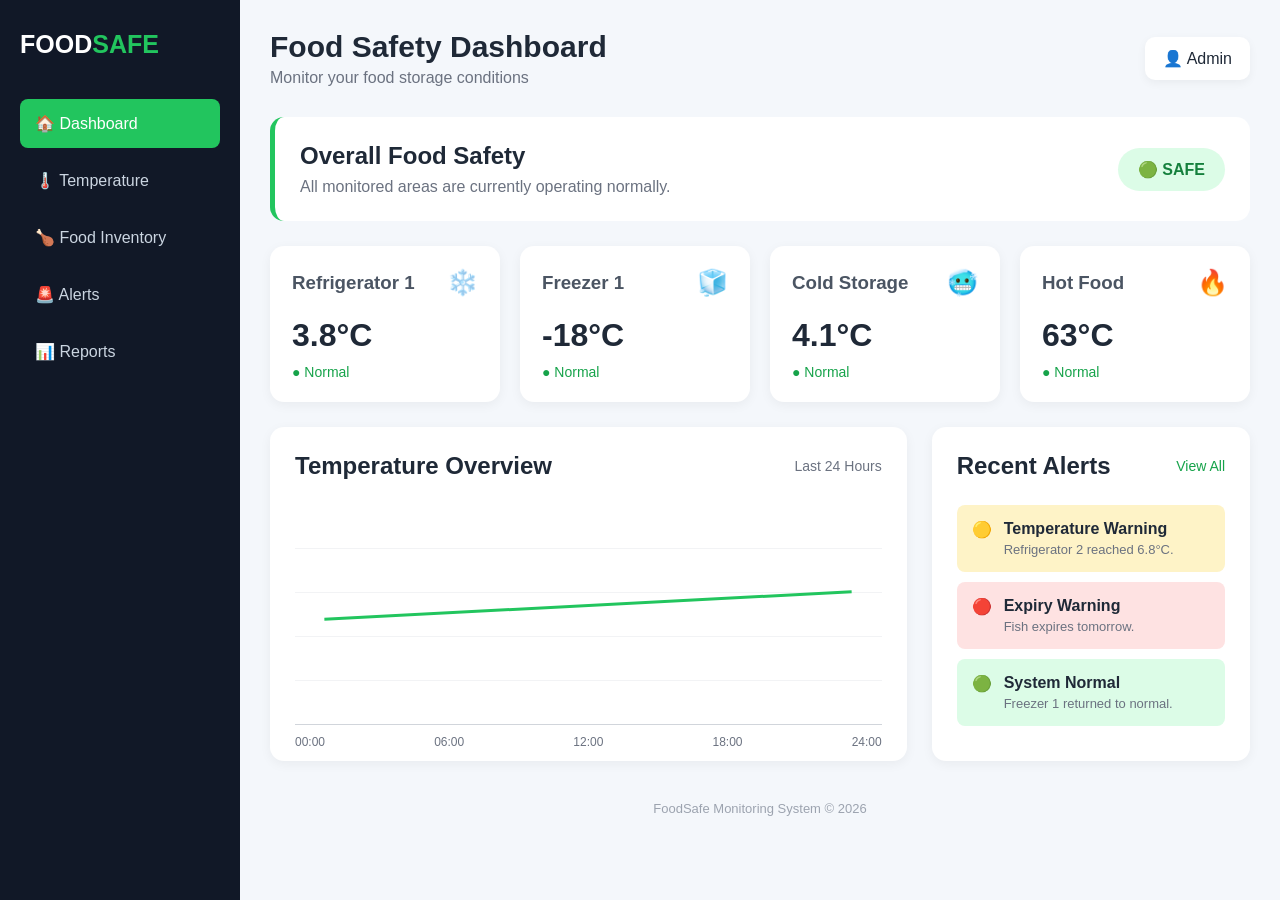
<file: index.html>
<!DOCTYPE html>
<html lang="en">

<head>
    <meta charset="UTF-8">
    <meta name="viewport" content="width=device-width, initial-scale=1.0">

    <title>FoodSafe - Dashboard</title>

    <link rel="stylesheet" href="style.css">
</head>

<body>

    <!-- SIDEBAR -->

    <aside class="sidebar">

        <div class="logo">
            FOOD<span>SAFE</span>
        </div>

        <nav>

            <a href="index.html" class="active">
                🏠 Dashboard
            </a>

            <a href="temperature.html">
                🌡️ Temperature
            </a>

            <a href="food.html">
                🍗 Food Inventory
            </a>

            <a href="alerts.html">
                🚨 Alerts
            </a>

            <a href="reports.html">
                📊 Reports
            </a>

        </nav>

    </aside>


    <!-- MAIN CONTENT -->

    <main class="main">

        <header class="topbar">

            <div>
                <h1>Food Safety Dashboard</h1>
                <p>Monitor your food storage conditions</p>
            </div>

            <div class="user">
                👤 Admin
            </div>

        </header>


        <!-- OVERALL STATUS -->

        <section class="overall-status">

            <div>

                <h2>Overall Food Safety</h2>

                <p>
                    All monitored areas are currently operating normally.
                </p>

            </div>

            <div class="safe-badge">
                🟢 SAFE
            </div>

        </section>


        <!-- TEMPERATURE CARDS -->

        <section class="cards">

            <div class="card">

                <div class="card-top">
                    <h3>Refrigerator 1</h3>
                    <span>❄️</span>
                </div>

                <div class="temperature">
                    3.8°C
                </div>

                <div class="normal">
                    ● Normal
                </div>

            </div>


            <div class="card">

                <div class="card-top">
                    <h3>Freezer 1</h3>
                    <span>🧊</span>
                </div>

                <div class="temperature">
                    -18°C
                </div>

                <div class="normal">
                    ● Normal
                </div>

            </div>


            <div class="card">

                <div class="card-top">
                    <h3>Cold Storage</h3>
                    <span>🥶</span>
                </div>

                <div class="temperature">
                    4.1°C
                </div>

                <div class="normal">
                    ● Normal
                </div>

            </div>


            <div class="card">

                <div class="card-top">
                    <h3>Hot Food</h3>
                    <span>🔥</span>
                </div>

                <div class="temperature">
                    63°C
                </div>

                <div class="normal">
                    ● Normal
                </div>

            </div>

        </section>


        <!-- LOWER SECTION -->

        <section class="dashboard-grid">


            <!-- TEMPERATURE SUMMARY -->

            <div class="panel">

                <div class="panel-header">

                    <h2>Temperature Overview</h2>

                    <span>Last 24 Hours</span>

                </div>

                <div class="fake-chart">

                    <div class="chart-line"></div>

                    <div class="chart-labels">

                        <span>00:00</span>
                        <span>06:00</span>
                        <span>12:00</span>
                        <span>18:00</span>
                        <span>24:00</span>

                    </div>

                </div>

            </div>


            <!-- RECENT ALERTS -->

            <div class="panel">

                <div class="panel-header">

                    <h2>Recent Alerts</h2>

                    <a href="alerts.html">View All</a>

                </div>

                <div class="alert-item warning">

                    <span>🟡</span>

                    <div>

                        <strong>Temperature Warning</strong>

                        <p>
                            Refrigerator 2 reached 6.8°C.
                        </p>

                    </div>

                </div>


                <div class="alert-item danger">

                    <span>🔴</span>

                    <div>

                        <strong>Expiry Warning</strong>

                        <p>
                            Fish expires tomorrow.
                        </p>

                    </div>

                </div>


                <div class="alert-item success">

                    <span>🟢</span>

                    <div>

                        <strong>System Normal</strong>

                        <p>
                            Freezer 1 returned to normal.
                        </p>

                    </div>

                </div>

            </div>

        </section>


        <!-- FOOTER -->

        <footer>

            FoodSafe Monitoring System © 2026

        </footer>

    </main>


</body>

</html>
</file>
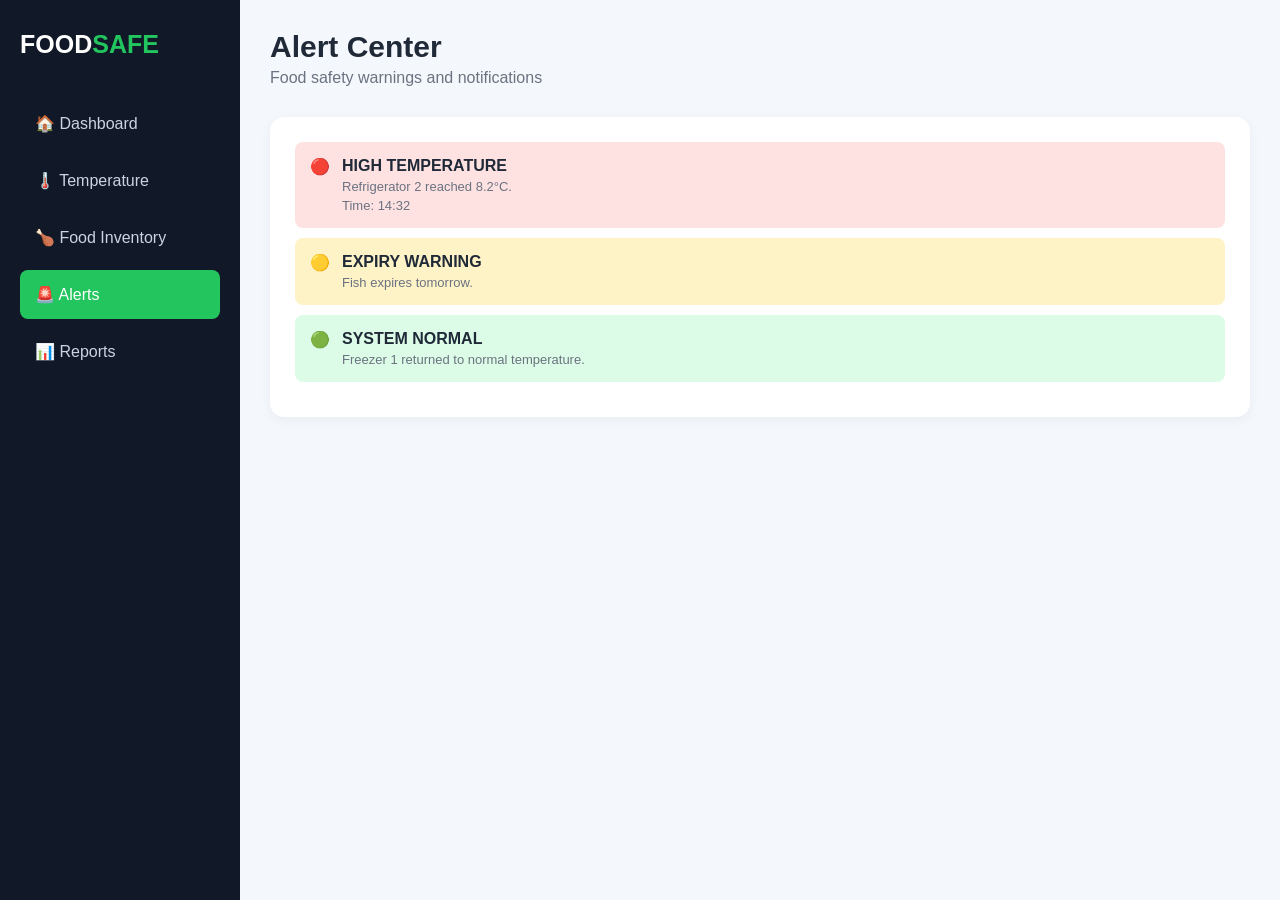
<file: alerts.html>
<!DOCTYPE html>
<html lang="en">

<head>

<meta charset="UTF-8">

<meta name="viewport"
content="width=device-width, initial-scale=1.0">

<title>Alerts</title>

<link rel="stylesheet" href="style.css">

</head>


<body>


<aside class="sidebar">

<div class="logo">
FOOD<span>SAFE</span>
</div>

<nav>

<a href="index.html">
🏠 Dashboard
</a>

<a href="temperature.html">
🌡️ Temperature
</a>

<a href="food.html">
🍗 Food Inventory
</a>

<a href="alerts.html"
class="active">
🚨 Alerts
</a>

<a href="reports.html">
📊 Reports
</a>

</nav>

</aside>


<main class="main">


<header class="topbar">

<div>

<h1>Alert Center</h1>

<p>
Food safety warnings and notifications
</p>

</div>

</header>


<section class="panel">


<div class="alert-item danger">

<span>🔴</span>

<div>

<strong>
HIGH TEMPERATURE
</strong>

<p>
Refrigerator 2 reached 8.2°C.
</p>

<p>
Time: 14:32
</p>

</div>

</div>


<div class="alert-item warning">

<span>🟡</span>

<div>

<strong>
EXPIRY WARNING
</strong>

<p>
Fish expires tomorrow.
</p>

</div>

</div>


<div class="alert-item success">

<span>🟢</span>

<div>

<strong>
SYSTEM NORMAL
</strong>

<p>
Freezer 1 returned to normal temperature.
</p>

</div>

</div>


</section>


</main>


</body>

</html>
</file>
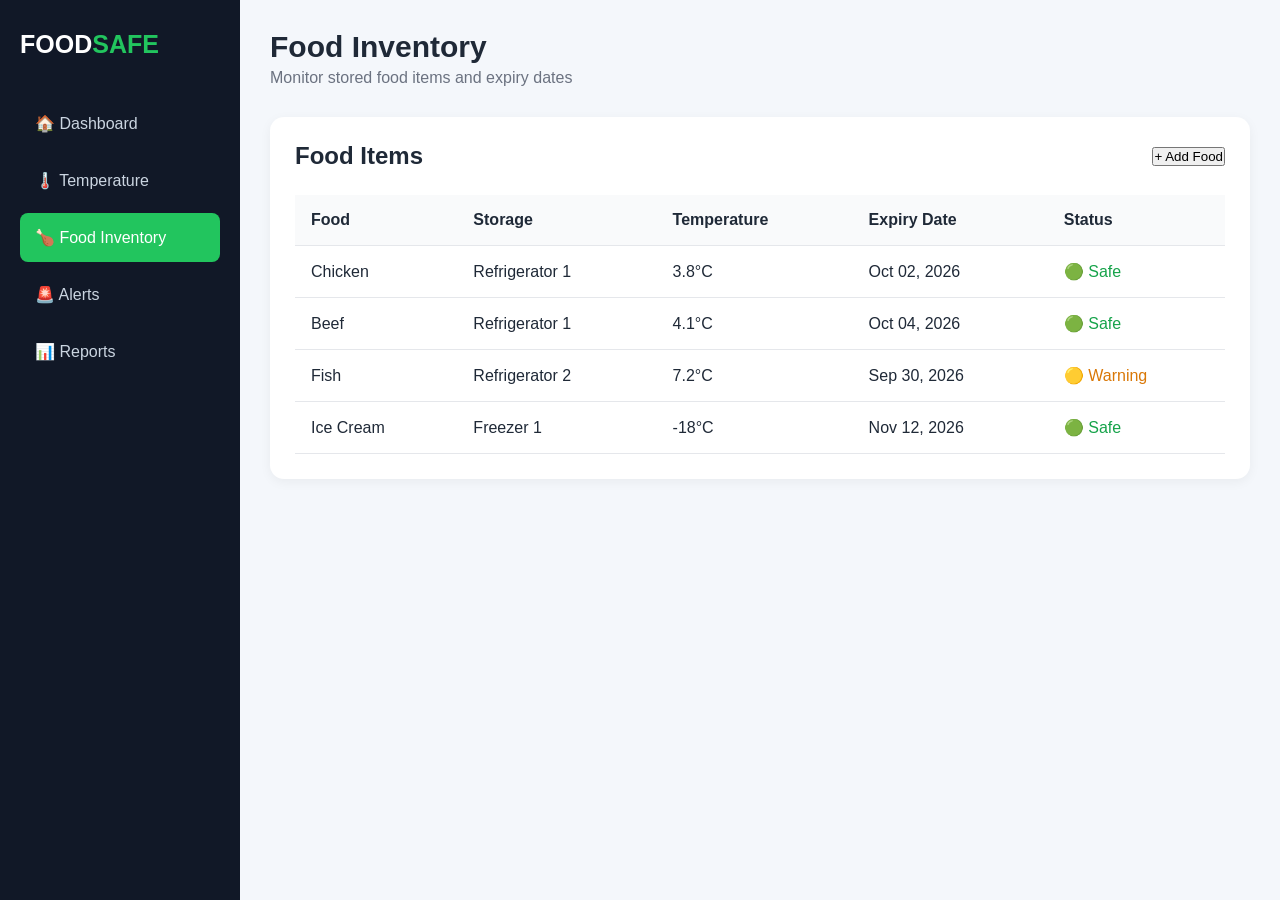
<file: food.html>
<!DOCTYPE html>
<html lang="en">

<head>

<meta charset="UTF-8">

<meta name="viewport"
content="width=device-width, initial-scale=1.0">

<title>Food Inventory</title>

<link rel="stylesheet" href="style.css">

<style>

table {
    width: 100%;
    border-collapse: collapse;
}

th, td {
    padding: 16px;
    text-align: left;
    border-bottom: 1px solid #e5e7eb;
}

th {
    background: #f9fafb;
}

.safe {
    color: #16a34a;
}

.warning {
    color: #d97706;
}

</style>

</head>


<body>


<aside class="sidebar">

<div class="logo">
FOOD<span>SAFE</span>
</div>

<nav>

<a href="index.html">
🏠 Dashboard
</a>

<a href="temperature.html">
🌡️ Temperature
</a>

<a href="food.html"
class="active">
🍗 Food Inventory
</a>

<a href="alerts.html">
🚨 Alerts
</a>

<a href="reports.html">
📊 Reports
</a>

</nav>

</aside>


<main class="main">


<header class="topbar">

<div>

<h1>Food Inventory</h1>

<p>
Monitor stored food items and expiry dates
</p>

</div>

</header>


<section class="panel">


<div class="panel-header">

<h2>Food Items</h2>

<button>
+ Add Food
</button>

</div>


<table>

<thead>

<tr>

<th>Food</th>

<th>Storage</th>

<th>Temperature</th>

<th>Expiry Date</th>

<th>Status</th>

</tr>

</thead>


<tbody>


<tr>

<td>Chicken</td>

<td>Refrigerator 1</td>

<td>3.8°C</td>

<td>Oct 02, 2026</td>

<td class="safe">
🟢 Safe
</td>

</tr>


<tr>

<td>Beef</td>

<td>Refrigerator 1</td>

<td>4.1°C</td>

<td>Oct 04, 2026</td>

<td class="safe">
🟢 Safe
</td>

</tr>


<tr>

<td>Fish</td>

<td>Refrigerator 2</td>

<td>7.2°C</td>

<td>Sep 30, 2026</td>

<td class="warning">
🟡 Warning
</td>

</tr>


<tr>

<td>Ice Cream</td>

<td>Freezer 1</td>

<td>-18°C</td>

<td>Nov 12, 2026</td>

<td class="safe">
🟢 Safe
</td>

</tr>


</tbody>

</table>


</section>


</main>


</body>

</html>
</file>
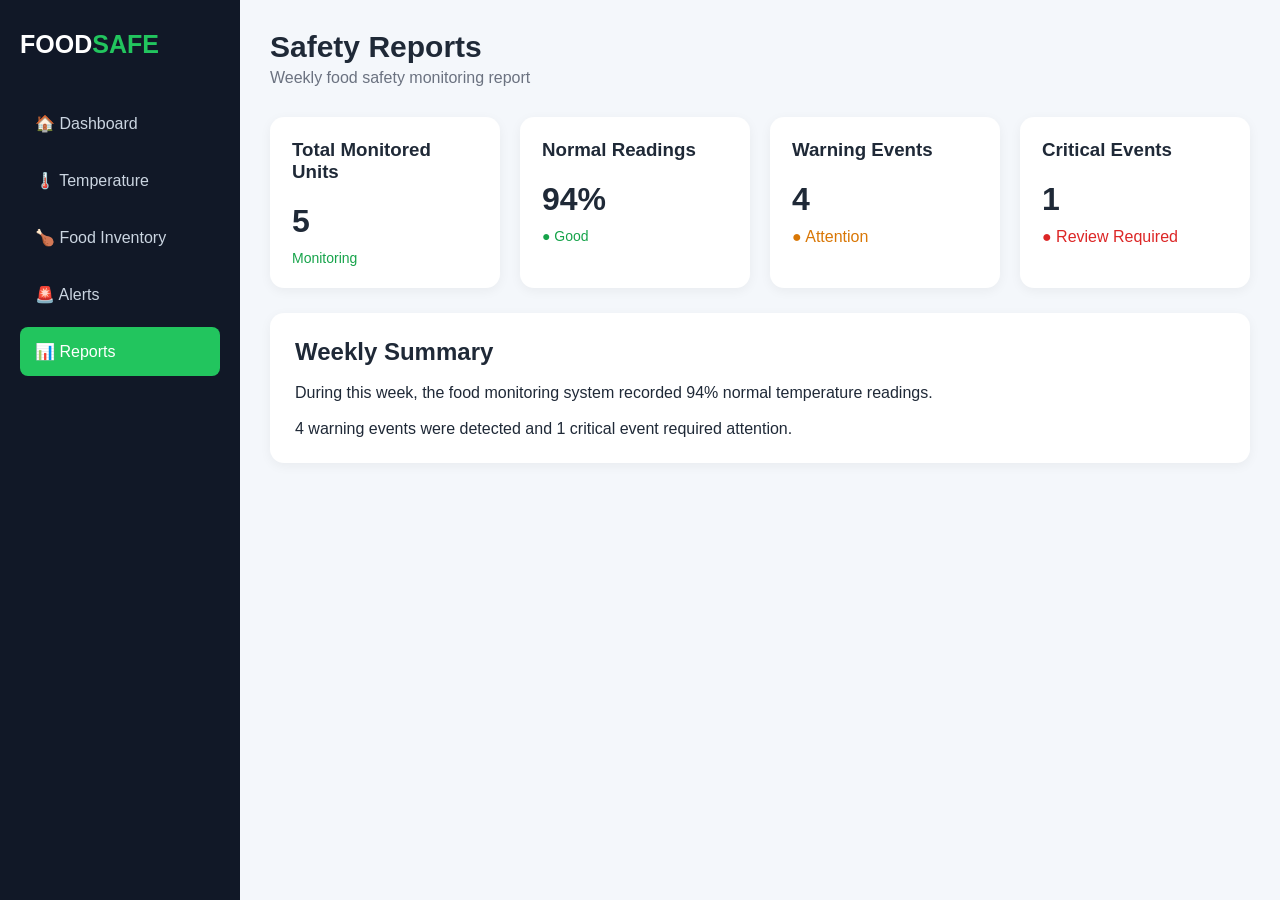
<file: reports.html>
<!DOCTYPE html>
<html lang="en">

<head>

<meta charset="UTF-8">

<meta name="viewport"
content="width=device-width, initial-scale=1.0">

<title>Reports</title>

<link rel="stylesheet" href="style.css">

</head>


<body>


<aside class="sidebar">

<div class="logo">
FOOD<span>SAFE</span>
</div>

<nav>

<a href="index.html">
🏠 Dashboard
</a>

<a href="temperature.html">
🌡️ Temperature
</a>

<a href="food.html">
🍗 Food Inventory
</a>

<a href="alerts.html">
🚨 Alerts
</a>

<a href="reports.html"
class="active">
📊 Reports
</a>

</nav>

</aside>


<main class="main">


<header class="topbar">

<div>

<h1>Safety Reports</h1>

<p>
Weekly food safety monitoring report
</p>

</div>

</header>


<section class="cards">


<div class="card">

<h3>Total Monitored Units</h3>

<div class="temperature">
5
</div>

<div class="normal">
Monitoring
</div>

</div>


<div class="card">

<h3>Normal Readings</h3>

<div class="temperature">
94%
</div>

<div class="normal">
● Good
</div>

</div>


<div class="card">

<h3>Warning Events</h3>

<div class="temperature">
4
</div>

<div style="color:#d97706;">
● Attention
</div>

</div>


<div class="card">

<h3>Critical Events</h3>

<div class="temperature">
1
</div>

<div style="color:#dc2626;">
● Review Required
</div>

</div>


</section>


<section class="panel">


<h2>
Weekly Summary
</h2>

<br>

<p>
During this week, the food monitoring system
recorded 94% normal temperature readings.
</p>

<br>

<p>
4 warning events were detected and
1 critical event required attention.
</p>

</section>


</main>


</body>

</html>
</file>
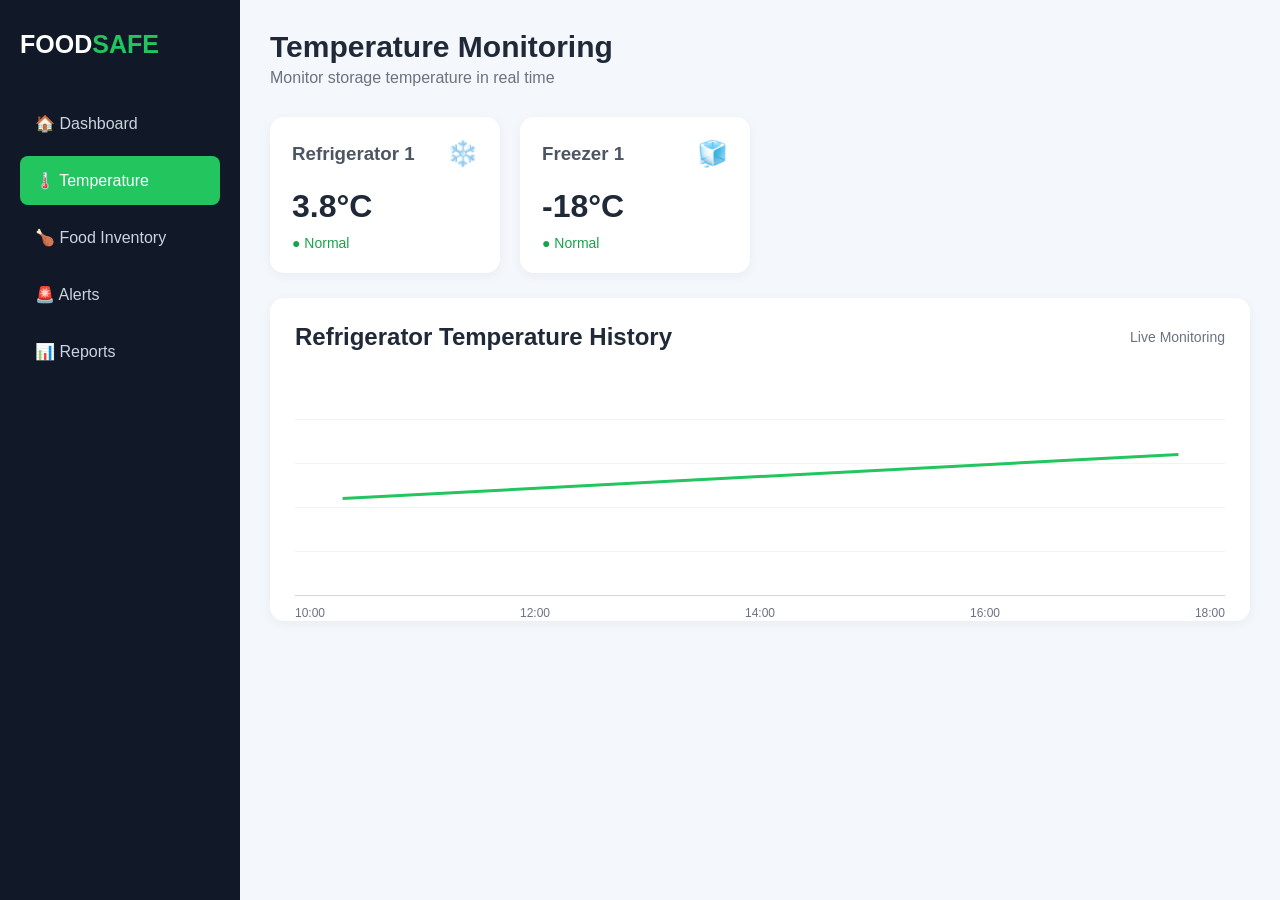
<file: temperature.html>
<!DOCTYPE html>
<html lang="en">

<head>

    <meta charset="UTF-8">

    <meta name="viewport"
          content="width=device-width, initial-scale=1.0">

    <title>Temperature Monitoring</title>

    <link rel="stylesheet" href="style.css">

</head>


<body>


<aside class="sidebar">

    <div class="logo">
        FOOD<span>SAFE</span>
    </div>

    <nav>

        <a href="index.html">
            🏠 Dashboard
        </a>

        <a href="temperature.html"
           class="active">
            🌡️ Temperature
        </a>

        <a href="food.html">
            🍗 Food Inventory
        </a>

        <a href="alerts.html">
            🚨 Alerts
        </a>

        <a href="reports.html">
            📊 Reports
        </a>

    </nav>

</aside>


<main class="main">


<header class="topbar">

    <div>

        <h1>Temperature Monitoring</h1>

        <p>
            Monitor storage temperature in real time
        </p>

    </div>

</header>


<section class="cards">


<div class="card">

    <div class="card-top">

        <h3>Refrigerator 1</h3>

        <span>❄️</span>

    </div>

    <div
        id="fridgeTemperature"
        class="temperature">

        3.8°C

    </div>

    <div
        id="fridgeStatus"
        class="normal">

        ● Normal

    </div>

</div>


<div class="card">

    <div class="card-top">

        <h3>Freezer 1</h3>

        <span>🧊</span>

    </div>

    <div class="temperature">

        -18°C

    </div>

    <div class="normal">

        ● Normal

    </div>

</div>


</section>


<section class="panel">

    <div class="panel-header">

        <h2>
            Refrigerator Temperature History
        </h2>

        <span>
            Live Monitoring
        </span>

    </div>


    <div class="fake-chart">

        <div class="chart-line"></div>

        <div class="chart-labels">

            <span>10:00</span>

            <span>12:00</span>

            <span>14:00</span>

            <span>16:00</span>

            <span>18:00</span>

        </div>

    </div>

</section>


</main>


<script src="script.js"></script>

</body>

</html>
</file>
<file: style.css>
/* =========================
   BASIC RESET
========================= */

* {
    margin: 0;
    padding: 0;
    box-sizing: border-box;
}


body {
    font-family: Arial, Helvetica, sans-serif;
    background: #f4f7fb;
    color: #1f2937;
}


/* =========================
   SIDEBAR
========================= */

.sidebar {
    position: fixed;

    left: 0;
    top: 0;

    width: 240px;
    height: 100vh;

    background: #111827;

    padding: 30px 20px;
}


.logo {
    font-size: 25px;
    font-weight: bold;

    color: white;

    margin-bottom: 40px;
}


.logo span {
    color: #22c55e;
}


.sidebar nav a {
    display: block;

    color: #cbd5e1;

    text-decoration: none;

    padding: 15px;

    margin-bottom: 8px;

    border-radius: 8px;

    transition: 0.2s;
}


.sidebar nav a:hover {
    background: #1f2937;

    color: white;
}


.sidebar nav a.active {
    background: #22c55e;

    color: white;
}


/* =========================
   MAIN
========================= */

.main {
    margin-left: 240px;

    padding: 30px;
}


.topbar {
    display: flex;

    justify-content: space-between;

    align-items: center;

    margin-bottom: 30px;
}


.topbar h1 {
    font-size: 30px;

    margin-bottom: 5px;
}


.topbar p {
    color: #6b7280;
}


.user {
    background: white;

    padding: 12px 18px;

    border-radius: 10px;

    box-shadow: 0 3px 10px rgba(0,0,0,0.05);
}


/* =========================
   OVERALL STATUS
========================= */

.overall-status {
    background: white;

    padding: 25px;

    border-radius: 14px;

    display: flex;

    justify-content: space-between;

    align-items: center;

    margin-bottom: 25px;

    border-left: 5px solid #22c55e;
}


.overall-status h2 {
    margin-bottom: 8px;
}


.overall-status p {
    color: #6b7280;
}


.safe-badge {
    background: #dcfce7;

    color: #15803d;

    font-weight: bold;

    padding: 12px 20px;

    border-radius: 30px;
}


/* =========================
   CARDS
========================= */

.cards {
    display: grid;

    grid-template-columns:
        repeat(4, 1fr);

    gap: 20px;

    margin-bottom: 25px;
}


.card {
    background: white;

    padding: 22px;

    border-radius: 14px;

    box-shadow:
        0 3px 12px rgba(0,0,0,0.05);
}


.card-top {
    display: flex;

    justify-content: space-between;

    align-items: center;

    color: #4b5563;
}


.card-top span {
    font-size: 25px;
}


.temperature {
    font-size: 32px;

    font-weight: bold;

    margin: 20px 0 10px;
}


.normal {
    color: #16a34a;

    font-size: 14px;
}


/* =========================
   LOWER DASHBOARD
========================= */

.dashboard-grid {
    display: grid;

    grid-template-columns: 2fr 1fr;

    gap: 25px;
}


.panel {
    background: white;

    padding: 25px;

    border-radius: 14px;

    box-shadow:
        0 3px 12px rgba(0,0,0,0.05);
}


.panel-header {
    display: flex;

    justify-content: space-between;

    align-items: center;

    margin-bottom: 25px;
}


.panel-header span {
    color: #6b7280;

    font-size: 14px;
}


.panel-header a {
    color: #16a34a;

    text-decoration: none;

    font-size: 14px;
}


/* =========================
   FAKE CHART
========================= */

.fake-chart {
    height: 220px;

    position: relative;

    background:
        repeating-linear-gradient(
            to bottom,
            #ffffff 0px,
            #ffffff 43px,
            #e5e7eb 44px
        );

    border-bottom: 1px solid #d1d5db;
}


.chart-line {
    position: absolute;

    left: 5%;

    right: 5%;

    top: 45%;

    height: 3px;

    background: #22c55e;

    transform:
        rotate(-3deg);
}


.chart-labels {
    position: absolute;

    bottom: -25px;

    left: 0;

    right: 0;

    display: flex;

    justify-content: space-between;

    font-size: 12px;

    color: #6b7280;
}


/* =========================
   ALERTS
========================= */

.alert-item {
    display: flex;

    gap: 12px;

    padding: 15px;

    margin-bottom: 10px;

    border-radius: 8px;
}


.alert-item p {
    font-size: 13px;

    color: #6b7280;

    margin-top: 4px;
}


.alert-item.warning {
    background: #fef3c7;
}


.alert-item.danger {
    background: #fee2e2;
}


.alert-item.success {
    background: #dcfce7;
}


/* =========================
   FOOTER
========================= */

footer {
    text-align: center;

    color: #9ca3af;

    font-size: 13px;

    margin-top: 40px;
}


/* =========================
   RESPONSIVE
========================= */

@media (max-width: 1000px) {

    .cards {
        grid-template-columns:
            repeat(2, 1fr);
    }

    .dashboard-grid {
        grid-template-columns: 1fr;
    }

}


@media (max-width: 700px) {

    .sidebar {
        width: 70px;

        padding: 20px 10px;
    }

    .logo {
        font-size: 0;
    }

    .logo span {
        display: none;
    }

    .sidebar nav a {
        font-size: 0;
        text-align: center;
    }

    .main {
        margin-left: 70px;
    }

    .cards {
        grid-template-columns: 1fr;
    }

}
</file>
